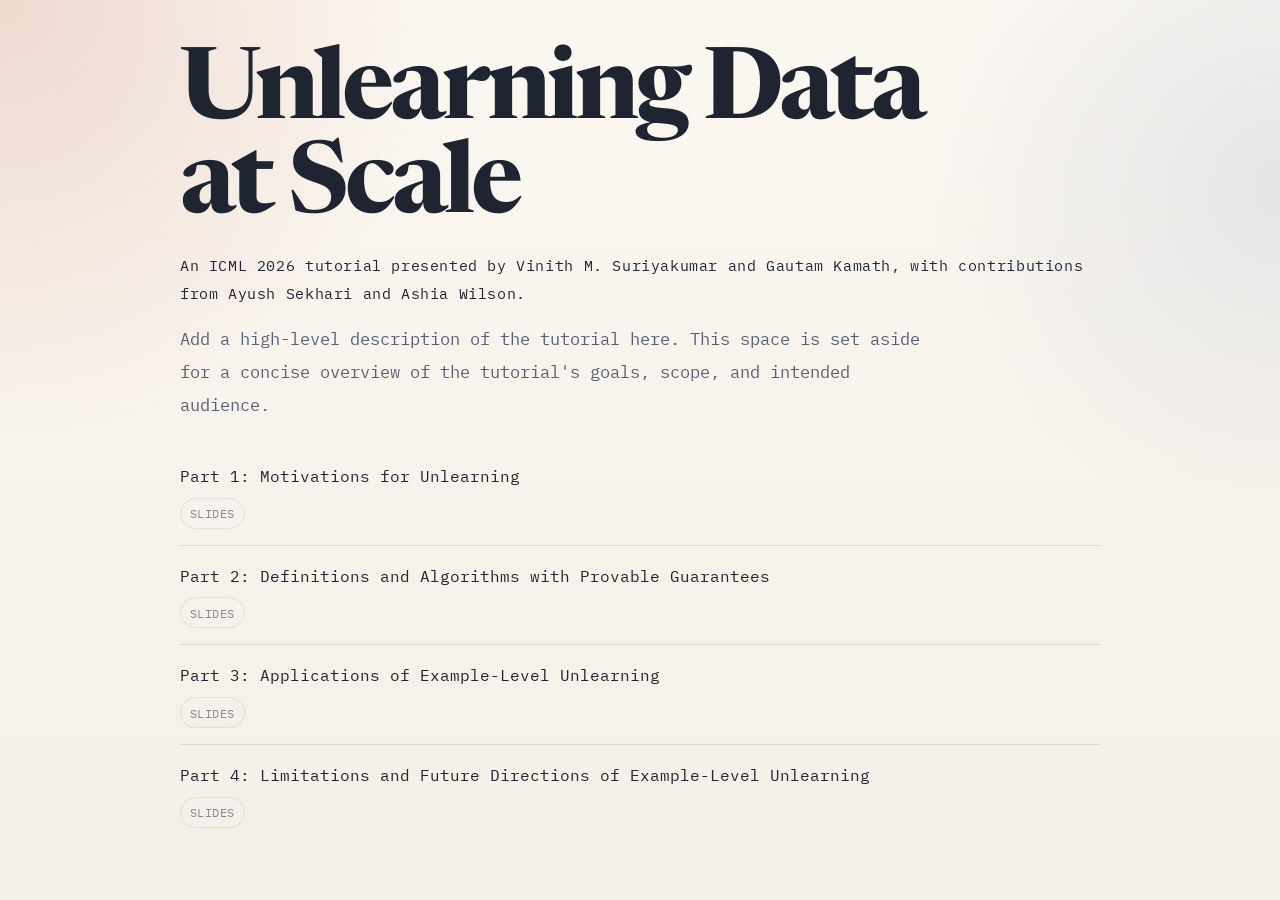
<file: index.html>
<!DOCTYPE html>
<html lang="en">
  <head>
    <meta charset="UTF-8" />
    <meta name="viewport" content="width=device-width, initial-scale=1.0" />
    <title>Unlearning Data at Scale</title>
    <meta
      name="description"
      content="Landing page for the Unlearning Data at Scale tutorial."
    />
    <link rel="preconnect" href="https://fonts.googleapis.com" />
    <link rel="preconnect" href="https://fonts.gstatic.com" crossorigin />
    <link
      href="https://fonts.googleapis.com/css2?family=IBM+Plex+Mono:wght@400;500&family=Newsreader:opsz,wght@6..72,500;6..72,700&display=swap"
      rel="stylesheet"
    />
    <link rel="stylesheet" href="styles.css" />
  </head>
  <body>
    <div class="page-shell">
      <main class="content-stack">
        <header class="hero">
          <h1>Unlearning Data at Scale</h1>
          <p class="organizers">
            An ICML 2026 tutorial presented by
            <a class="organizer-link" href="https://vms-6511.github.io/">Vinith M. Suriyakumar</a> and
            <a class="organizer-link" href="http://www.gautamkamath.com/">Gautam Kamath</a>, with contributions from
            <a class="organizer-link" href="https://ayush.sekhari.com/">Ayush Sekhari</a> and
            <a class="organizer-link" href="https://www.ashiawilson.com/">Ashia Wilson</a>.
          </p>
          <p class="lead">
            Add a high-level description of the tutorial here. This space is
            set aside for a concise overview of the tutorial's goals, scope,
            and intended audience.
          </p>
        </header>

        <section class="parts">
          <ul class="resource-list">
            <li class="resource-item">
              <a
                class="resource-link"
                href="part-1-motivations-for-unlearning.html"
              >
                Part 1: Motivations for Unlearning
              </a>
              <div class="resource-meta">
                <a class="resource-meta-link resource-meta-link-disabled" href="#">
                  Slides
                </a>
              </div>
            </li>
            <li class="resource-item">
              <a
                class="resource-link"
                href="part-2-foundations-formal-definitions-and-algorithms.html"
              >
                Part 2: Definitions and Algorithms with Provable Guarantees
              </a>
              <div class="resource-meta">
                <a class="resource-meta-link resource-meta-link-disabled" href="#">
                  Slides
                </a>
              </div>
            </li>
            <li class="resource-item">
              <a
                class="resource-link"
                href="part-3-applications-of-example-level-unlearning.html"
              >
                Part 3: Applications of Example-Level Unlearning
              </a>
              <div class="resource-meta">
                <a class="resource-meta-link resource-meta-link-disabled" href="#">
                  Slides
                </a>
              </div>
            </li>
            <li class="resource-item">
              <a
                class="resource-link"
                href="part-4-limitations-and-future-directions-of-example-level-unlearning.html"
              >
                Part 4: Limitations and Future Directions of Example-Level
                Unlearning
              </a>
              <div class="resource-meta">
                <a class="resource-meta-link resource-meta-link-disabled" href="#">
                  Slides
                </a>
              </div>
            </li>
          </ul>
        </section>
      </main>
    </div>
  </body>
</html>
</file>
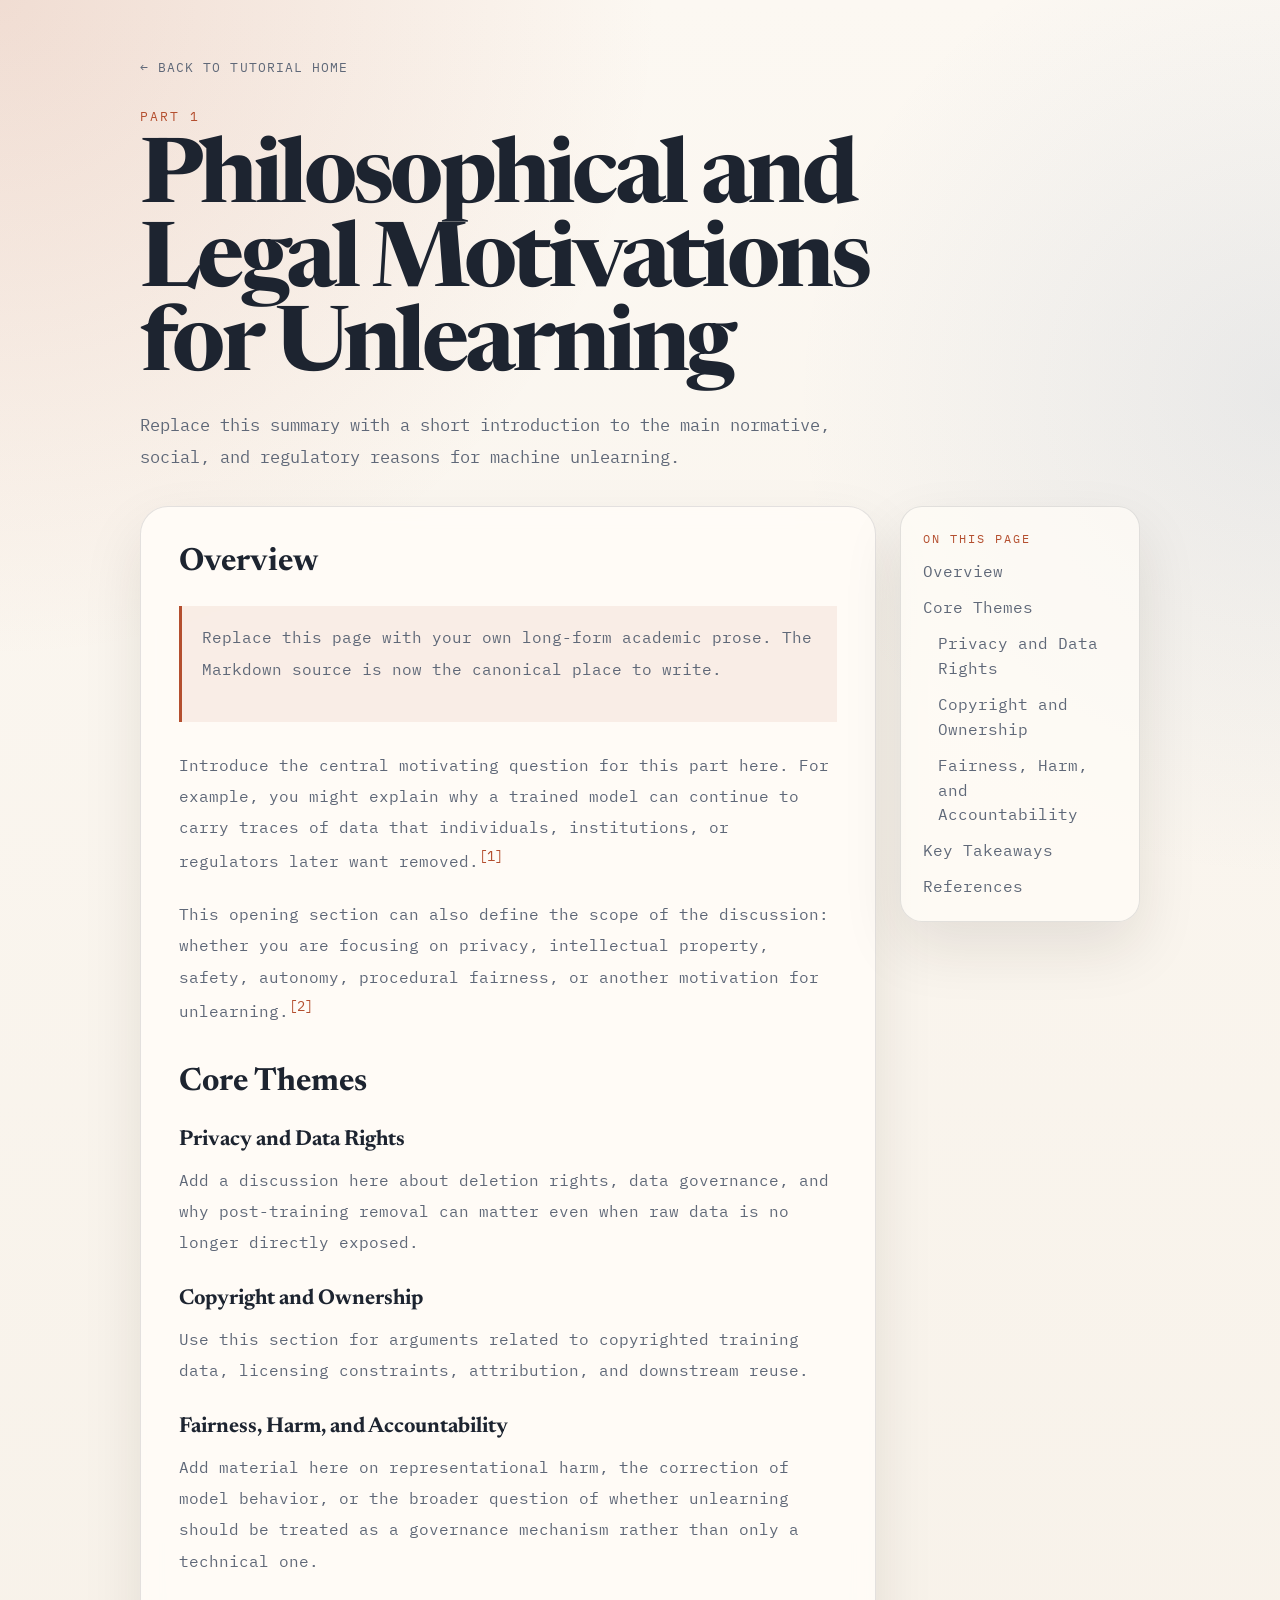
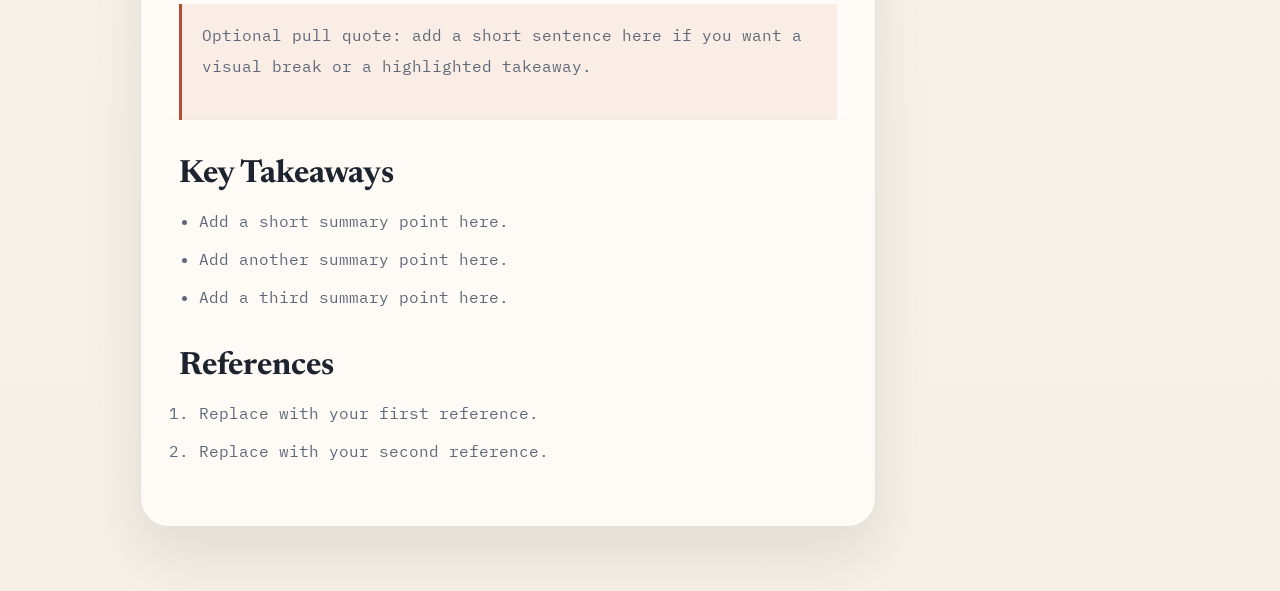
<file: part-1-philosophical-and-legal-motivations-for-unlearning.html>
<!-- Generated from content/part-1-philosophical-and-legal-motivations-for-unlearning.md by scripts/build_site.py -->
<!DOCTYPE html>
<html lang="en">
  <head>
    <meta charset="UTF-8" />
    <meta name="viewport" content="width=device-width, initial-scale=1.0" />
    <title>Philosophical and Legal Motivations for Unlearning | Unlearning Data at Scale</title>
    <meta name="description" content="Part 1 of Unlearning Data at Scale: Philosophical and legal motivations for unlearning." />
    <link rel="preconnect" href="https://fonts.googleapis.com" />
    <link rel="preconnect" href="https://fonts.gstatic.com" crossorigin />
    <link
      href="https://fonts.googleapis.com/css2?family=IBM+Plex+Mono:wght@400;500&family=Newsreader:opsz,wght@6..72,500;6..72,700&display=swap"
      rel="stylesheet"
    />
    <link rel="stylesheet" href="article.css" />
  </head>
  <body>
    <div class="article-shell">
      <header class="article-header">
        <a class="back-link" href="index.html">← Back to tutorial home</a>
        <p class="article-kicker">Part 1</p>
        <h1 class="article-title">Philosophical and Legal Motivations for Unlearning</h1>
        <p class="article-dek">Replace this summary with a short introduction to the main normative, social, and regulatory reasons for machine unlearning.</p>
      </header>

      <main class="article-layout">
        <article class="article-body">
          <h2 id="overview">Overview</h2>
          <blockquote><p>Replace this page with your own long-form academic prose. The Markdown source is now the canonical place to write.</p></blockquote>
          <p>Introduce the central motivating question for this part here. For example, you might explain why a trained model can continue to carry traces of data that individuals, institutions, or regulators later want removed.<a class="citation" href="#ref-1">[1]</a></p>
          <p>This opening section can also define the scope of the discussion: whether you are focusing on privacy, intellectual property, safety, autonomy, procedural fairness, or another motivation for unlearning.<a class="citation" href="#ref-2">[2]</a></p>
          <h2 id="sections">Core Themes</h2>
          <h3 id="privacy">Privacy and Data Rights</h3>
          <p>Add a discussion here about deletion rights, data governance, and why post-training removal can matter even when raw data is no longer directly exposed.</p>
          <h3 id="copyright">Copyright and Ownership</h3>
          <p>Use this section for arguments related to copyrighted training data, licensing constraints, attribution, and downstream reuse.</p>
          <h3 id="fairness">Fairness, Harm, and Accountability</h3>
          <p>Add material here on representational harm, the correction of model behavior, or the broader question of whether unlearning should be treated as a governance mechanism rather than only a technical one.</p>
          <blockquote><p>Optional pull quote: add a short sentence here if you want a visual break or a highlighted takeaway.</p></blockquote>
          <h2 id="takeaways">Key Takeaways</h2>
          <ul>
            <li>Add a short summary point here.</li>
            <li>Add another summary point here.</li>
            <li>Add a third summary point here.</li>
          </ul>
          <h2 id="references">References</h2>
          <ol>
            <li id="ref-1">Replace with your first reference.</li>
            <li id="ref-2">Replace with your second reference.</li>
          </ol>
        </article>

        <aside class="article-aside">
          <p class="aside-label">On This Page</p>
          <ul class="aside-list">
            <li class="toc-item"><a href="#overview">Overview</a></li>
            <li class="toc-item"><a href="#sections">Core Themes</a></li>
            <li class="toc-item toc-subitem"><a href="#privacy">Privacy and Data Rights</a></li>
            <li class="toc-item toc-subitem"><a href="#copyright">Copyright and Ownership</a></li>
            <li class="toc-item toc-subitem"><a href="#fairness">Fairness, Harm, and Accountability</a></li>
            <li class="toc-item"><a href="#takeaways">Key Takeaways</a></li>
            <li class="toc-item"><a href="#references">References</a></li>
          </ul>
        </aside>
      </main>
    </div>
  </body>
</html>
</file>
<file: styles.css>
:root {
  --bg: #f4efe7;
  --ink: #1e2430;
  --muted: #566072;
  --line: rgba(30, 36, 48, 0.12);
  --accent: #b44f2f;
}

* {
  box-sizing: border-box;
}

html {
  min-height: 100%;
  background:
    radial-gradient(circle at top left, rgba(180, 79, 47, 0.18), transparent 28%),
    radial-gradient(circle at right 20%, rgba(75, 110, 160, 0.12), transparent 24%),
    linear-gradient(180deg, #fbf7f1 0%, var(--bg) 100%);
}

body {
  margin: 0;
  min-height: 100vh;
  color: var(--ink);
  font-family: "IBM Plex Mono", monospace;
}

.page-shell {
  width: min(920px, calc(100% - 2rem));
  margin: 0 auto;
  padding: 3rem 0 4rem;
}

.content-stack {
  display: grid;
  gap: 2.5rem;
}

h1,
h2 {
  font-family: "Newsreader", serif;
}

h1 {
  margin: 0;
  max-width: 12ch;
  font-size: clamp(3.2rem, 9vw, 6.2rem);
  line-height: 0.95;
  letter-spacing: -0.04em;
}

.organizers {
  margin: 1rem 0 0;
  color: var(--ink);
  font-size: 0.95rem;
  letter-spacing: 0.04em;
}

.organizer-link {
  color: inherit;
  text-decoration: none;
}

.organizer-link:hover,
.organizer-link:focus-visible {
  color: var(--accent);
  text-decoration: underline;
  text-underline-offset: 0.18em;
}

.lead {
  max-width: 48rem;
  margin: 1rem 0 0;
  color: var(--muted);
  font-size: 1.08rem;
  line-height: 1.9;
}

p,
li {
  color: var(--muted);
  line-height: 1.8;
}

.resource-list {
  list-style: none;
  margin: 0;
  padding-left: 0;
  display: grid;
  gap: 1rem;
}

.resource-item {
  padding: 0 0 1rem;
  border-bottom: 1px solid var(--line);
}

.resource-item:last-child {
  padding-bottom: 0;
  border-bottom: 0;
}

.resource-link {
  color: var(--ink);
  text-decoration: none;
  font-size: 1.02rem;
  line-height: 1.6;
}

.resource-link:hover,
.resource-link:focus-visible {
  text-decoration: underline;
  text-decoration-color: var(--accent);
  text-underline-offset: 0.18em;
}

.resource-meta {
  display: flex;
  gap: 0.75rem;
  flex-wrap: wrap;
  margin-top: 0.45rem;
}

.resource-meta-link {
  display: inline-flex;
  align-items: center;
  padding: 0.2rem 0.55rem;
  border: 1px solid var(--line);
  border-radius: 999px;
  color: var(--muted);
  font-size: 0.78rem;
  letter-spacing: 0.04em;
  text-transform: uppercase;
  text-decoration: none;
}

.resource-meta-link:hover,
.resource-meta-link:focus-visible {
  border-color: rgba(180, 79, 47, 0.35);
  color: var(--ink);
}

.resource-meta-link-disabled {
  opacity: 0.7;
}

@media (max-width: 800px) {
  .page-shell {
    width: min(100% - 1rem, 1100px);
    padding-top: 1rem;
  }

  .content-stack {
    gap: 2rem;
  }
}
</file>
<file: article.css>
:root {
  --bg: #f6f0e7;
  --panel: rgba(255, 252, 247, 0.88);
  --ink: #1d2430;
  --muted: #5f6878;
  --line: rgba(29, 36, 48, 0.12);
  --accent: #b44f2f;
  --accent-soft: rgba(180, 79, 47, 0.08);
  --shadow: 0 26px 60px rgba(40, 33, 23, 0.1);
}

* {
  box-sizing: border-box;
}

html {
  min-height: 100%;
  background:
    radial-gradient(circle at top left, rgba(180, 79, 47, 0.16), transparent 26%),
    radial-gradient(circle at right 18%, rgba(75, 110, 160, 0.1), transparent 22%),
    linear-gradient(180deg, #fcf8f2 0%, var(--bg) 100%);
}

body {
  margin: 0;
  min-height: 100vh;
  color: var(--ink);
  font-family: "IBM Plex Mono", monospace;
}

a {
  color: inherit;
}

.article-shell {
  width: min(1000px, calc(100% - 2rem));
  margin: 0 auto;
  padding: 2rem 0 4rem;
}

.article-header {
  padding: 1.5rem 0 2rem;
}

.back-link {
  display: inline-flex;
  align-items: center;
  gap: 0.45rem;
  color: var(--muted);
  text-decoration: none;
  font-size: 0.82rem;
  letter-spacing: 0.08em;
  text-transform: uppercase;
}

.back-link:hover,
.back-link:focus-visible {
  color: var(--accent);
}

.article-kicker {
  margin: 2rem 0 0.85rem;
  color: var(--accent);
  font-size: 0.8rem;
  letter-spacing: 0.16em;
  text-transform: uppercase;
}

.article-title,
.article-body h2,
.article-body h3,
.reference-title {
  font-family: "Newsreader", serif;
}

.article-title {
  margin: 0;
  max-width: 14ch;
  font-size: clamp(3rem, 8vw, 5.6rem);
  line-height: 0.94;
  letter-spacing: -0.04em;
}

.article-dek {
  max-width: 44rem;
  margin: 1.2rem 0 0;
  color: var(--muted);
  font-size: 1.05rem;
  line-height: 1.9;
}

.article-layout {
  display: grid;
  grid-template-columns: minmax(0, 1fr) 240px;
  gap: 1.5rem;
  align-items: start;
}

.article-body {
  padding: 2.4rem;
  border: 1px solid var(--line);
  border-radius: 28px;
  background: var(--panel);
  box-shadow: var(--shadow);
  backdrop-filter: blur(10px);
}

.article-body p {
  margin: 0 0 1.35rem;
  color: var(--muted);
  font-size: 1rem;
  line-height: 1.95;
}

.figure {
  margin: 2rem 0;
  text-align: center;
}

.figure img {
  display: block;
  max-width: 100%;
  height: auto;
  margin: 0 auto;
  border-radius: 12px;
}

.figure figcaption {
  margin-top: 0.75rem;
  color: var(--muted);
  font-size: 0.85rem;
  line-height: 1.6;
}

.article-body h2 {
  margin: 2.4rem 0 0.9rem;
  font-size: 2rem;
  line-height: 1.05;
  color: var(--ink);
}

.article-body h3 {
  margin: 1.8rem 0 0.75rem;
  font-size: 1.35rem;
  line-height: 1.15;
  color: var(--ink);
}

.article-body h2:first-child {
  margin-top: 0;
}

.article-body ul,
.article-body ol {
  margin: 0 0 1.35rem;
  padding-left: 1.25rem;
}

.article-body li {
  color: var(--muted);
  line-height: 1.9;
  margin-bottom: 0.45rem;
}

.article-body blockquote {
  margin: 1.7rem 0;
  padding: 1rem 1.2rem;
  border-left: 3px solid var(--accent);
  background: var(--accent-soft);
  color: var(--ink);
}

.article-body hr {
  border: 0;
  border-top: 1px solid var(--line);
  margin: 2rem 0;
}

.citation {
  color: var(--accent);
  text-decoration: none;
  font-size: 0.88em;
  vertical-align: super;
}

.article-aside {
  position: sticky;
  top: 1.5rem;
  padding: 1.4rem;
  border: 1px solid var(--line);
  border-radius: 22px;
  background: rgba(255, 252, 247, 0.72);
  box-shadow: var(--shadow);
}

.aside-label {
  margin: 0 0 0.85rem;
  color: var(--accent);
  font-size: 0.78rem;
  letter-spacing: 0.16em;
  text-transform: uppercase;
}

.aside-list {
  list-style: none;
  margin: 0;
  padding: 0;
}

.aside-list li + li {
  margin-top: 0.7rem;
}

.toc-subitem {
  padding-left: 0.9rem;
}

.aside-list a {
  color: var(--muted);
  text-decoration: none;
  line-height: 1.55;
}

.aside-list a:hover,
.aside-list a:focus-visible {
  color: var(--ink);
  text-decoration: underline;
  text-underline-offset: 0.18em;
}

.references {
  margin-top: 2.6rem;
  padding-top: 1.5rem;
  border-top: 1px solid var(--line);
}

.reference-title {
  margin: 0 0 1rem;
  font-size: 1.7rem;
  color: var(--ink);
}

.reference-list {
  margin: 0;
  padding-left: 1.2rem;
}

.reference-list li {
  margin-bottom: 0.7rem;
}

.article-body code {
  padding: 0.05rem 0.32rem;
  border-radius: 6px;
  background: rgba(29, 36, 48, 0.07);
  color: var(--ink);
  font-size: 0.92em;
}

.article-body strong {
  color: var(--ink);
}

.article-pager {
  display: grid;
  grid-template-columns: 1fr auto 1fr;
  gap: 1rem;
  align-items: stretch;
  margin-top: 3rem;
  padding-top: 1.5rem;
  border-top: 1px solid var(--line);
}

.pager-link {
  display: flex;
  min-height: 5.5rem;
  padding: 1rem 1.1rem;
  border: 1px solid var(--line);
  border-radius: 20px;
  background: rgba(255, 252, 247, 0.72);
  color: var(--ink);
  text-decoration: none;
}

.pager-link:hover,
.pager-link:focus-visible {
  border-color: rgba(180, 79, 47, 0.35);
}

.pager-link-prev {
  justify-content: flex-start;
}

.pager-link-home {
  justify-content: center;
  align-items: center;
  min-width: 10rem;
  text-align: center;
}

.pager-link-next {
  justify-content: flex-end;
}

.pager-link-disabled {
  opacity: 0.45;
  pointer-events: none;
}

.pager-content {
  display: flex;
  align-items: center;
  gap: 0.8rem;
  width: 100%;
}

.pager-link-next .pager-content {
  justify-content: flex-end;
  text-align: right;
}

.pager-link-home .pager-content {
  justify-content: center;
}

.pager-arrow {
  color: var(--accent);
  font-size: 1.1rem;
  line-height: 1;
}

.pager-meta {
  display: grid;
  gap: 0.18rem;
}

.pager-label {
  color: var(--accent);
  font-size: 0.72rem;
  letter-spacing: 0.14em;
  text-transform: uppercase;
}

.pager-title {
  color: var(--muted);
  line-height: 1.5;
}

@media (max-width: 900px) {
  .article-layout {
    grid-template-columns: 1fr;
  }

  .article-aside {
    position: static;
  }
}

@media (max-width: 700px) {
  .article-shell {
    width: min(100% - 1rem, 1000px);
    padding-top: 1rem;
  }

  .article-body {
    padding: 1.5rem;
    border-radius: 22px;
  }

  .article-pager {
    grid-template-columns: 1fr;
  }

  .pager-link,
  .pager-link-next,
  .pager-link-home {
    justify-content: flex-start;
  }

  .pager-link-next .pager-content,
  .pager-link-home .pager-content {
    justify-content: flex-start;
    text-align: left;
  }

  .article-title {
    font-size: clamp(2.6rem, 13vw, 4rem);
  }
}
</file>
